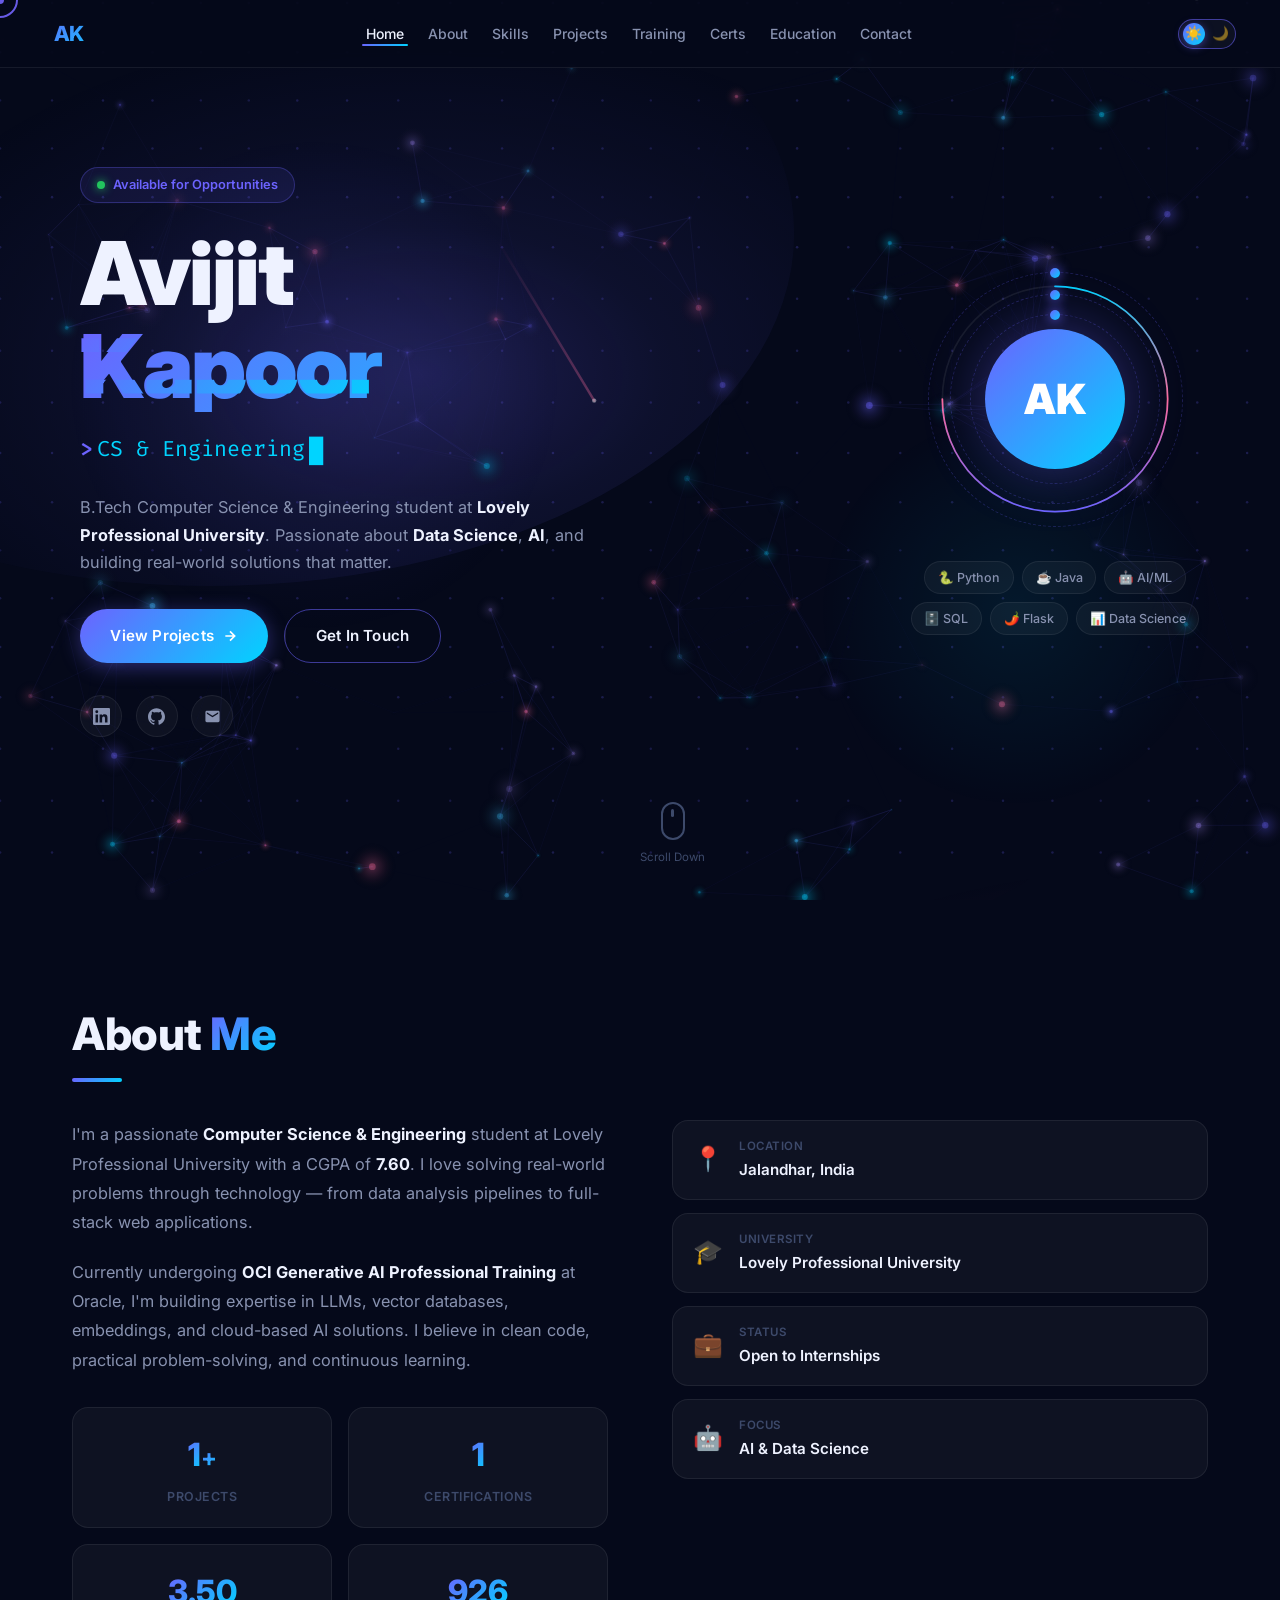
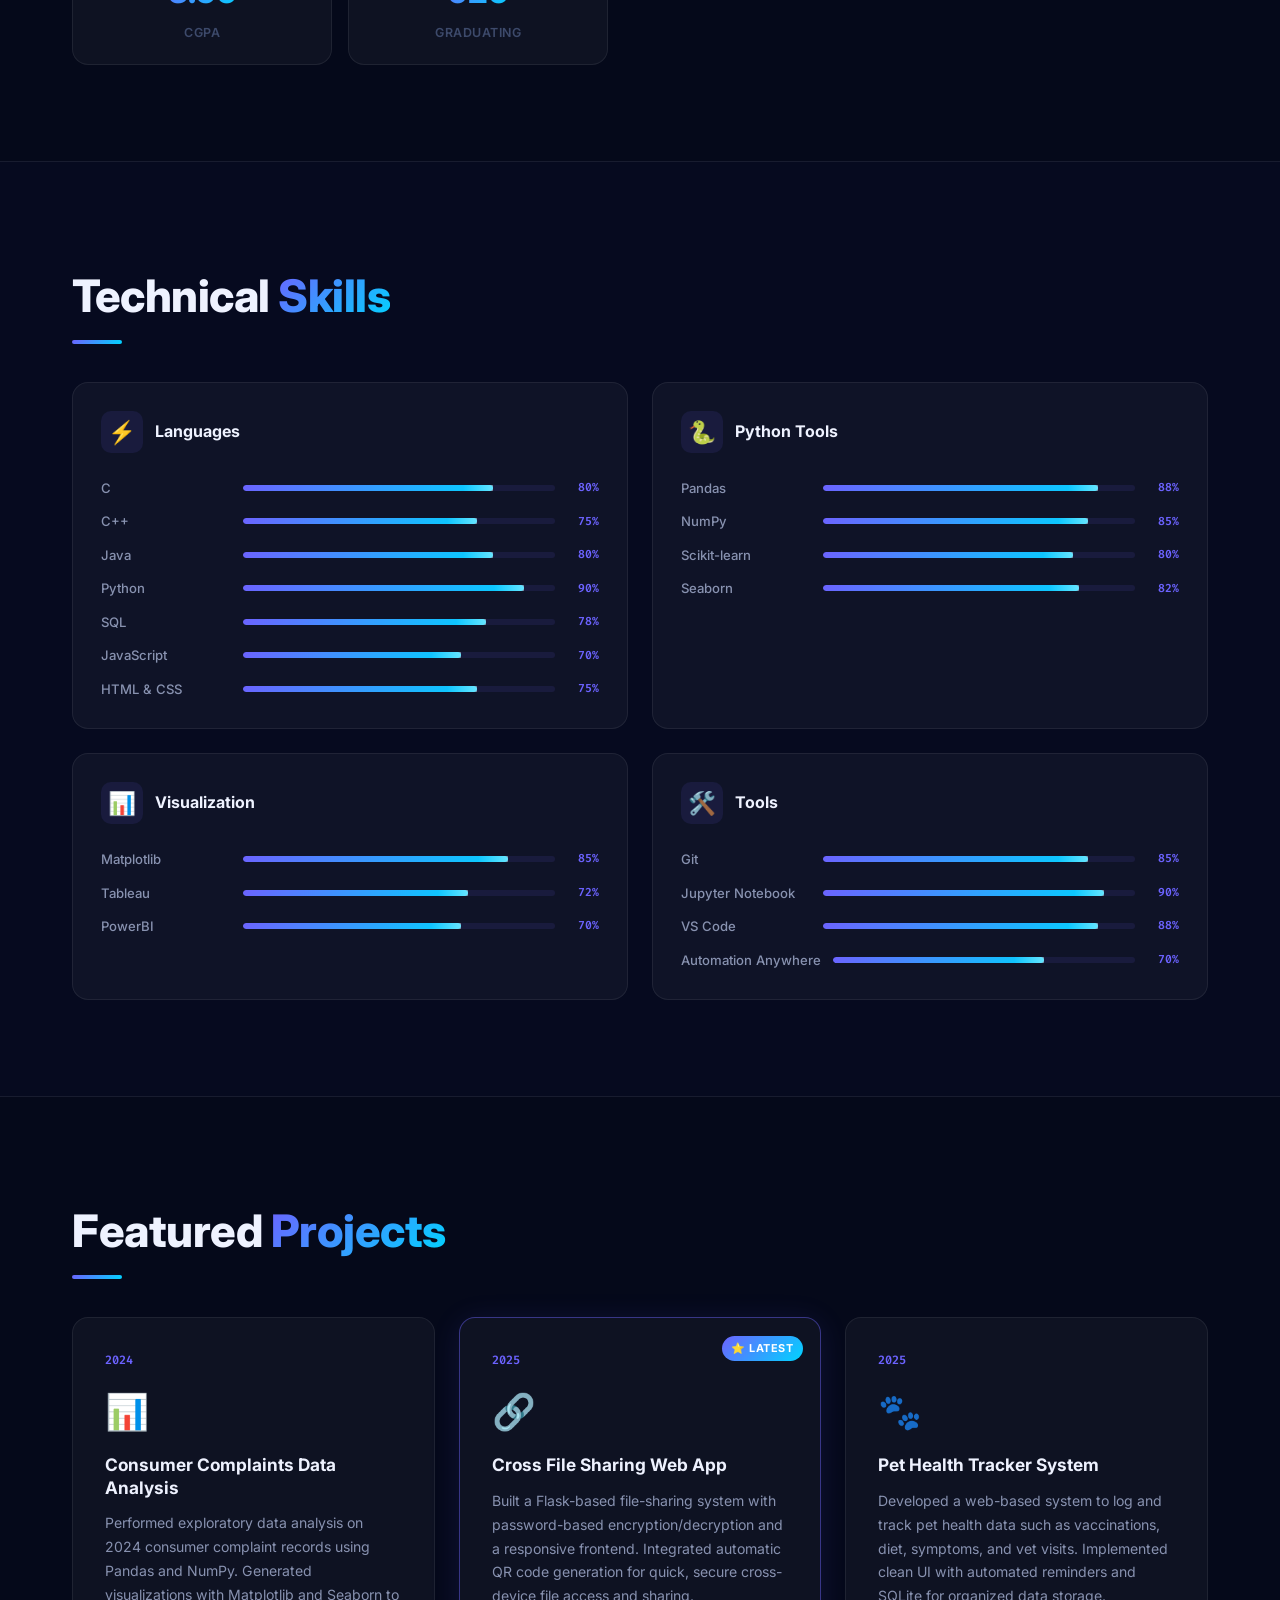
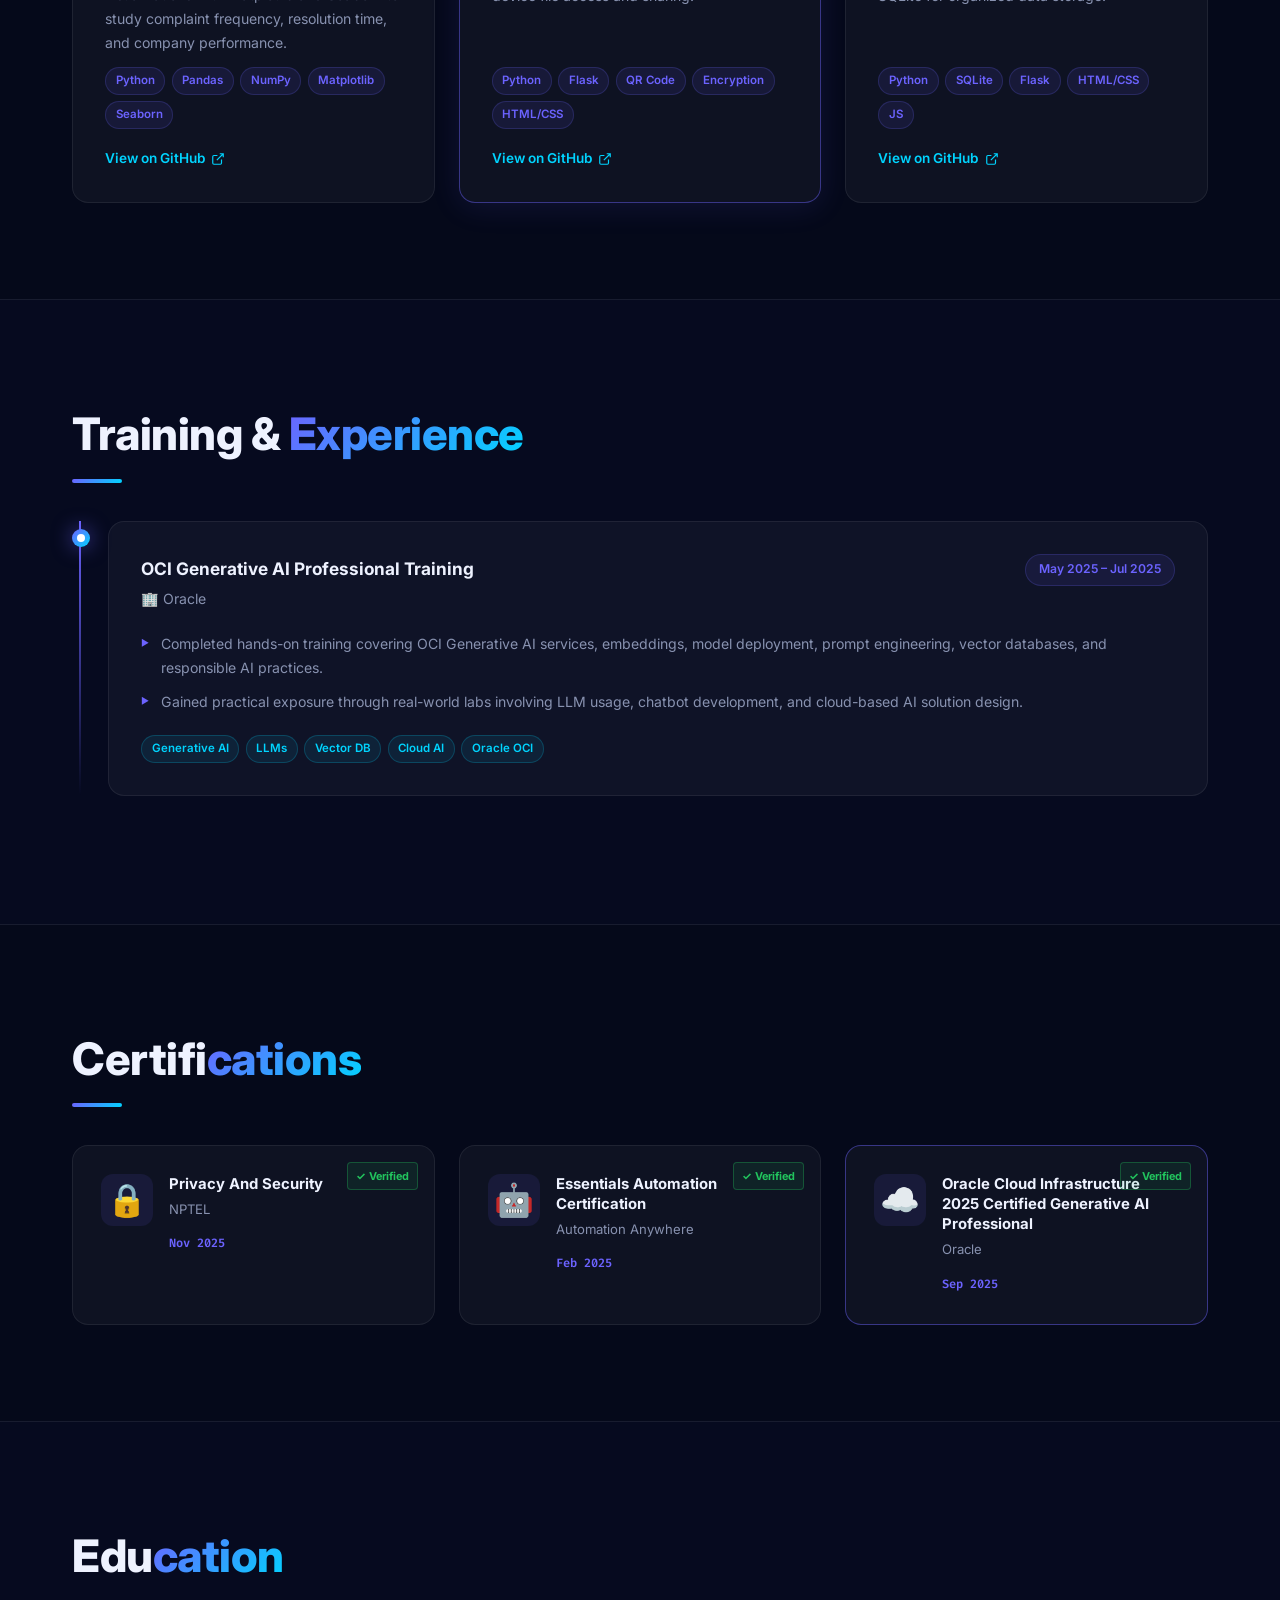
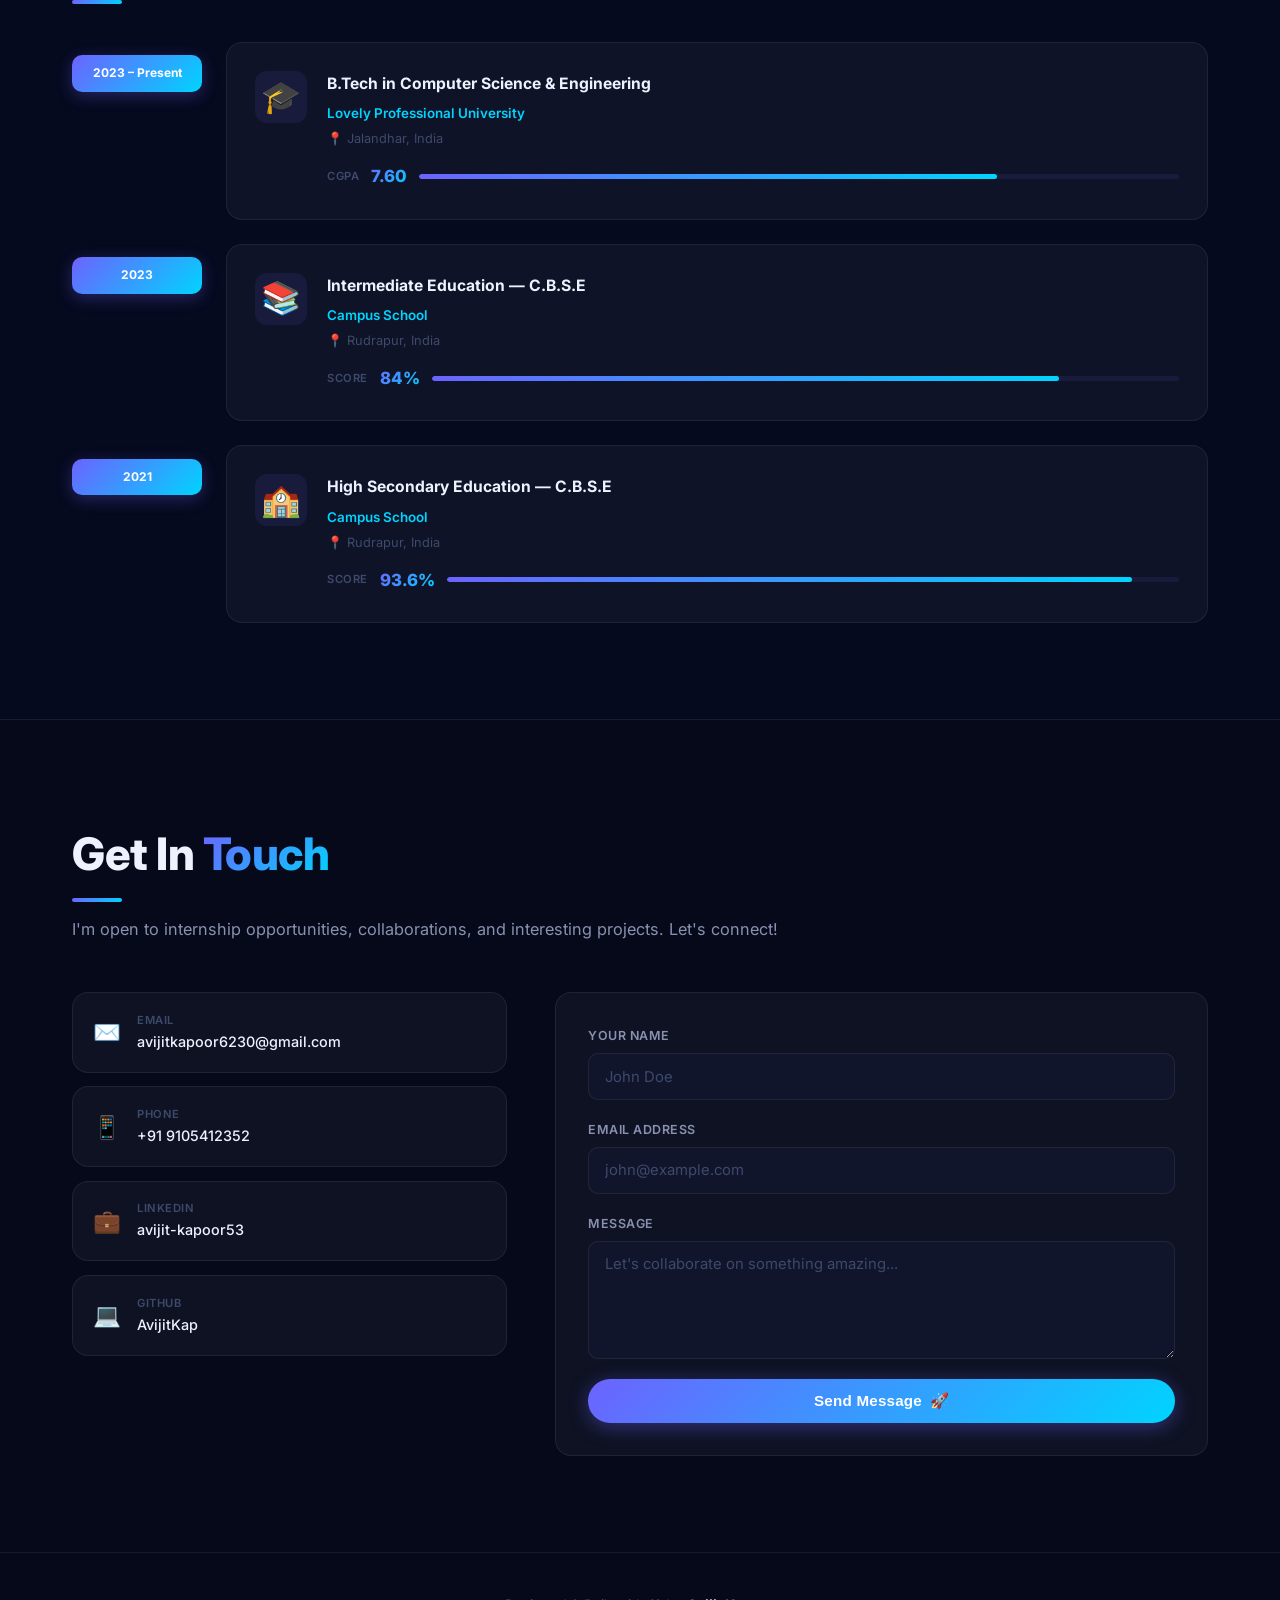
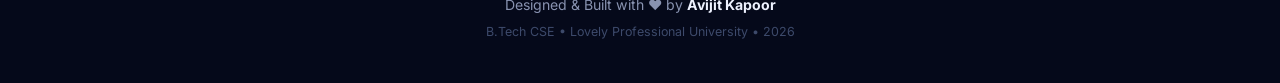
<file: index.html>
<!DOCTYPE html>
<html lang="en" data-theme="dark">

<head>
  <meta charset="UTF-8" />
  <meta name="viewport" content="width=device-width, initial-scale=1.0" />
  <title>Avijit Kapoor | Portfolio</title>
  <meta name="description"
    content="Avijit Kapoor – B.Tech CSE student at LPU. Python, AI/ML, Data Analysis. View projects, skills & certifications." />
  <link rel="preconnect" href="https://fonts.googleapis.com" />
  <link rel="preconnect" href="https://fonts.gstatic.com" crossorigin />
  <link
    href="https://fonts.googleapis.com/css2?family=Inter:wght@300;400;500;600;700;800;900&family=Fira+Code:wght@400;500&display=swap"
    rel="stylesheet" />
  <link rel="stylesheet" href="style.css" />
</head>

<body>

  <!-- Custom Cursor -->
  <div id="cursor-outer"></div>
  <div id="cursor-inner"></div>

  <!-- Interactive Canvas Background -->
  <canvas id="bg-canvas"></canvas>

  <!-- Progress Bar -->
  <div id="scroll-progress"></div>

  <!-- Navbar -->
  <nav id="navbar">
    <div class="nav-logo">
      <span class="logo-bracket">&lt;</span>AK<span class="logo-bracket">/&gt;</span>
    </div>
    <ul class="nav-links">
      <li><a href="#hero" class="nav-link active" data-section="hero">Home</a></li>
      <li><a href="#about" class="nav-link" data-section="about">About</a></li>
      <li><a href="#skills" class="nav-link" data-section="skills">Skills</a></li>
      <li><a href="#projects" class="nav-link" data-section="projects">Projects</a></li>
      <li><a href="#experience" class="nav-link" data-section="experience">Training</a></li>
      <li><a href="#certifications" class="nav-link" data-section="certifications">Certs</a></li>
      <li><a href="#education" class="nav-link" data-section="education">Education</a></li>
      <li><a href="#contact" class="nav-link" data-section="contact">Contact</a></li>
    </ul>
    <div class="nav-controls">
      <!-- Theme Toggle -->
      <button class="theme-toggle" id="theme-toggle" aria-label="Toggle theme" title="Toggle Day/Night">
        <div class="toggle-track">
          <span class="toggle-icon sun">☀️</span>
          <span class="toggle-icon moon">🌙</span>
          <div class="toggle-thumb"></div>
        </div>
      </button>
      <button class="hamburger" id="hamburger" aria-label="Menu">
        <span></span><span></span><span></span>
      </button>
    </div>
  </nav>

  <!-- Mobile Menu -->
  <div class="mobile-menu" id="mobile-menu">
    <ul>
      <li><a href="#hero" onclick="closeMobile()">Home</a></li>
      <li><a href="#about" onclick="closeMobile()">About</a></li>
      <li><a href="#skills" onclick="closeMobile()">Skills</a></li>
      <li><a href="#projects" onclick="closeMobile()">Projects</a></li>
      <li><a href="#experience" onclick="closeMobile()">Training</a></li>
      <li><a href="#certifications" onclick="closeMobile()">Certifications</a></li>
      <li><a href="#education" onclick="closeMobile()">Education</a></li>
      <li><a href="#contact" onclick="closeMobile()">Contact</a></li>
    </ul>
  </div>

  <main>
    <!-- ══ HERO ══ -->
    <section id="hero">
      <div class="hero-content">
        <div class="hero-badge magnetic">
          <span class="pulse-dot"></span>
          Available for Opportunities
        </div>
        <h1 class="hero-name">
          <span class="name-line">Avijit</span>
          <span class="name-line accent glitch" data-text="Kapoor">Kapoor</span>
        </h1>
        <p class="hero-subtitle">
          <span class="prefix">&gt; </span>
          <span class="typed-text" id="typed"></span>
          <span class="cursor">█</span>
        </p>
        <p class="hero-desc">
          B.Tech Computer Science &amp; Engineering student at <strong>Lovely Professional University</strong>.
          Passionate about <strong>Data Science</strong>, <strong>AI</strong>, and building
          real-world solutions that matter.
        </p>
        <div class="hero-actions">
          <a href="#projects" class="btn btn-primary magnetic" id="view-projects-btn">
            <span>View Projects</span>
            <svg width="16" height="16" viewBox="0 0 24 24" fill="none" stroke="currentColor" stroke-width="2.5">
              <path d="M5 12h14m-7-7 7 7-7 7" />
            </svg>
          </a>
          <a href="#contact" class="btn btn-outline magnetic" id="contact-btn">
            <span>Get In Touch</span>
          </a>
        </div>
        <div class="hero-social">
          <a href="https://www.linkedin.com/in/avijit-kapoor53" target="_blank" class="social-link magnetic"
            id="linkedin-link" aria-label="LinkedIn">
            <svg viewBox="0 0 24 24" fill="currentColor">
              <path
                d="M20.447 20.452h-3.554v-5.569c0-1.328-.027-3.037-1.852-3.037-1.853 0-2.136 1.445-2.136 2.939v5.667H9.351V9h3.414v1.561h.046c.477-.9 1.637-1.85 3.37-1.85 3.601 0 4.267 2.37 4.267 5.455v6.286zM5.337 7.433a2.062 2.062 0 01-2.063-2.065 2.064 2.064 0 112.063 2.065zm1.782 13.019H3.555V9h3.564v11.452zM22.225 0H1.771C.792 0 0 .774 0 1.729v20.542C0 23.227.792 24 1.771 24h20.451C23.2 24 24 23.227 24 22.271V1.729C24 .774 23.2 0 22.222 0h.003z" />
            </svg>
          </a>
          <a href="https://github.com/AvijitKap" target="_blank" class="social-link magnetic" id="github-link"
            aria-label="GitHub">
            <svg viewBox="0 0 24 24" fill="currentColor">
              <path
                d="M12 .297c-6.63 0-12 5.373-12 12 0 5.303 3.438 9.8 8.205 11.385.6.113.82-.258.82-.577 0-.285-.01-1.04-.015-2.04-3.338.724-4.042-1.61-4.042-1.61C4.422 18.07 3.633 17.7 3.633 17.7c-1.087-.744.084-.729.084-.729 1.205.084 1.838 1.236 1.838 1.236 1.07 1.835 2.809 1.305 3.495.998.108-.776.417-1.305.76-1.605-2.665-.3-5.466-1.332-5.466-5.93 0-1.31.465-2.38 1.235-3.22-.135-.303-.54-1.523.105-3.176 0 0 1.005-.322 3.3 1.23.96-.267 1.98-.399 3-.405 1.02.006 2.04.138 3 .405 2.28-1.552 3.285-1.23 3.285-1.23.645 1.653.24 2.873.12 3.176.765.84 1.23 1.91 1.23 3.22 0 4.61-2.805 5.625-5.475 5.92.42.36.81 1.096.81 2.22 0 1.606-.015 2.896-.015 3.286 0 .315.21.69.825.57C20.565 22.092 24 17.592 24 12.297c0-6.627-5.373-12-12-12" />
            </svg>
          </a>
          <a href="mailto:avijitkapoor6230@gmail.com" class="social-link magnetic" id="email-link" aria-label="Email">
            <svg viewBox="0 0 24 24" fill="currentColor">
              <path
                d="M20 4H4c-1.1 0-2 .9-2 2v12c0 1.1.9 2 2 2h16c1.1 0 2-.9 2-2V6c0-1.1-.9-2-2-2zm0 4l-8 5-8-5V6l8 5 8-5v2z" />
            </svg>
          </a>
        </div>
      </div>

      <div class="hero-visual">
        <div class="avatar-ring">
          <svg class="ring-svg" viewBox="0 0 300 300">
            <circle class="ring-track" cx="150" cy="150" r="130" />
            <circle class="ring-fill" cx="150" cy="150" r="130" />
          </svg>
          <div class="avatar-inner">
            <span>AK</span>
          </div>
          <div class="orbit orbit-1">
            <div class="orbit-dot"></div>
          </div>
          <div class="orbit orbit-2">
            <div class="orbit-dot"></div>
          </div>
          <div class="orbit orbit-3">
            <div class="orbit-dot"></div>
          </div>
        </div>
        <div class="tech-tags">
          <span class="tech-tag" style="--i:0">🐍 Python</span>
          <span class="tech-tag" style="--i:1">☕ Java</span>
          <span class="tech-tag" style="--i:2">🤖 AI/ML</span>
          <span class="tech-tag" style="--i:3">🗄️ SQL</span>
          <span class="tech-tag" style="--i:4">🌶️ Flask</span>
          <span class="tech-tag" style="--i:5">📊 Data Science</span>
        </div>
      </div>

      <div class="scroll-hint">
        <div class="scroll-mouse">
          <div class="scroll-wheel"></div>
        </div>
        <span>Scroll Down</span>
      </div>
    </section>

    <!-- ══ ABOUT ══ -->
    <section id="about" class="section">
      <div class="container">
        <h2 class="section-title">About <span class="accent">Me</span></h2>
        <div class="about-grid">
          <div class="about-text">
            <p>
              I'm a passionate <strong>Computer Science &amp; Engineering</strong> student at Lovely Professional
              University
              with a CGPA of <strong>7.60</strong>. I love solving real-world problems through technology —
              from data analysis pipelines to full-stack web applications.
            </p>
            <p>
              Currently undergoing <strong>OCI Generative AI Professional Training</strong> at Oracle,
              I'm building expertise in LLMs, vector databases, embeddings, and cloud-based AI solutions.
              I believe in clean code, practical problem-solving, and continuous learning.
            </p>
            <div class="about-stats">
              <div class="stat-item"><span class="stat-number" data-target="3">0</span><span
                  class="stat-suffix">+</span><span class="stat-label">Projects</span></div>
              <div class="stat-item"><span class="stat-number" data-target="3">0</span><span
                  class="stat-suffix"></span><span class="stat-label">Certifications</span></div>
              <div class="stat-item"><span class="stat-number" data-target="7.66" data-float="true">0</span><span
                  class="stat-suffix"></span><span class="stat-label">CGPA</span></div>
              <div class="stat-item"><span class="stat-number" data-target="2026">0</span><span
                  class="stat-suffix"></span><span class="stat-label">Graduating</span></div>
            </div>
          </div>
          <div class="about-info-cards">
            <div class="info-card">
              <div class="info-card-icon">📍</div>
              <div>
                <div class="info-card-label">Location</div>
                <div class="info-card-value">Jalandhar, India</div>
              </div>
            </div>
            <div class="info-card">
              <div class="info-card-icon">🎓</div>
              <div>
                <div class="info-card-label">University</div>
                <div class="info-card-value">Lovely Professional University</div>
              </div>
            </div>
            <div class="info-card">
              <div class="info-card-icon">💼</div>
              <div>
                <div class="info-card-label">Status</div>
                <div class="info-card-value">Open to Internships</div>
              </div>
            </div>
            <div class="info-card">
              <div class="info-card-icon">🤖</div>
              <div>
                <div class="info-card-label">Focus</div>
                <div class="info-card-value">AI &amp; Data Science</div>
              </div>
            </div>
          </div>
        </div>
      </div>
    </section>

    <!-- ══ SKILLS ══ -->
    <section id="skills" class="section alt-bg">
      <div class="container">
        <h2 class="section-title">Technical <span class="accent">Skills</span></h2>
        <div class="skills-grid">
          <div class="skill-category">
            <div class="skill-cat-header">
              <div class="skill-cat-icon">⚡</div>
              <h3>Languages</h3>
            </div>
            <div class="skill-pills">
              <div class="skill-pill"><span>C</span>
                <div class="skill-bar">
                  <div class="skill-fill" style="--w:80%"></div>
                </div><span class="skill-pct">80%</span>
              </div>
              <div class="skill-pill"><span>C++</span>
                <div class="skill-bar">
                  <div class="skill-fill" style="--w:75%"></div>
                </div><span class="skill-pct">75%</span>
              </div>
              <div class="skill-pill"><span>Java</span>
                <div class="skill-bar">
                  <div class="skill-fill" style="--w:80%"></div>
                </div><span class="skill-pct">80%</span>
              </div>
              <div class="skill-pill"><span>Python</span>
                <div class="skill-bar">
                  <div class="skill-fill" style="--w:90%"></div>
                </div><span class="skill-pct">90%</span>
              </div>
              <div class="skill-pill"><span>SQL</span>
                <div class="skill-bar">
                  <div class="skill-fill" style="--w:78%"></div>
                </div><span class="skill-pct">78%</span>
              </div>
              <div class="skill-pill"><span>JavaScript</span>
                <div class="skill-bar">
                  <div class="skill-fill" style="--w:70%"></div>
                </div><span class="skill-pct">70%</span>
              </div>
              <div class="skill-pill"><span>HTML &amp; CSS</span>
                <div class="skill-bar">
                  <div class="skill-fill" style="--w:75%"></div>
                </div><span class="skill-pct">75%</span>
              </div>
            </div>
          </div>
          <div class="skill-category">
            <div class="skill-cat-header">
              <div class="skill-cat-icon">🐍</div>
              <h3>Python Tools</h3>
            </div>
            <div class="skill-pills">
              <div class="skill-pill"><span>Pandas</span>
                <div class="skill-bar">
                  <div class="skill-fill" style="--w:88%"></div>
                </div><span class="skill-pct">88%</span>
              </div>
              <div class="skill-pill"><span>NumPy</span>
                <div class="skill-bar">
                  <div class="skill-fill" style="--w:85%"></div>
                </div><span class="skill-pct">85%</span>
              </div>
              <div class="skill-pill"><span>Scikit-learn</span>
                <div class="skill-bar">
                  <div class="skill-fill" style="--w:80%"></div>
                </div><span class="skill-pct">80%</span>
              </div>
              <div class="skill-pill"><span>Seaborn</span>
                <div class="skill-bar">
                  <div class="skill-fill" style="--w:82%"></div>
                </div><span class="skill-pct">82%</span>
              </div>
            </div>
          </div>
          <div class="skill-category">
            <div class="skill-cat-header">
              <div class="skill-cat-icon">📊</div>
              <h3>Visualization</h3>
            </div>
            <div class="skill-pills">
              <div class="skill-pill"><span>Matplotlib</span>
                <div class="skill-bar">
                  <div class="skill-fill" style="--w:85%"></div>
                </div><span class="skill-pct">85%</span>
              </div>
              <div class="skill-pill"><span>Tableau</span>
                <div class="skill-bar">
                  <div class="skill-fill" style="--w:72%"></div>
                </div><span class="skill-pct">72%</span>
              </div>
              <div class="skill-pill"><span>PowerBI</span>
                <div class="skill-bar">
                  <div class="skill-fill" style="--w:70%"></div>
                </div><span class="skill-pct">70%</span>
              </div>
            </div>
          </div>
          <div class="skill-category">
            <div class="skill-cat-header">
              <div class="skill-cat-icon">🛠️</div>
              <h3>Tools</h3>
            </div>
            <div class="skill-pills">
              <div class="skill-pill"><span>Git</span>
                <div class="skill-bar">
                  <div class="skill-fill" style="--w:85%"></div>
                </div><span class="skill-pct">85%</span>
              </div>
              <div class="skill-pill"><span>Jupyter Notebook</span>
                <div class="skill-bar">
                  <div class="skill-fill" style="--w:90%"></div>
                </div><span class="skill-pct">90%</span>
              </div>
              <div class="skill-pill"><span>VS Code</span>
                <div class="skill-bar">
                  <div class="skill-fill" style="--w:88%"></div>
                </div><span class="skill-pct">88%</span>
              </div>
              <div class="skill-pill"><span>Automation Anywhere</span>
                <div class="skill-bar">
                  <div class="skill-fill" style="--w:70%"></div>
                </div><span class="skill-pct">70%</span>
              </div>
            </div>
          </div>
        </div>
      </div>
    </section>

    <!-- ══ PROJECTS ══ -->
    <section id="projects" class="section">
      <div class="container">
        <h2 class="section-title">Featured <span class="accent">Projects</span></h2>
        <div class="projects-grid">
          <div class="project-card tilt-card" id="project-consumer">
            <div class="project-glow"></div>
            <div class="project-year">2024</div>
            <div class="project-icon">📊</div>
            <h3 class="project-title">Consumer Complaints Data Analysis</h3>
            <p class="project-desc">Performed exploratory data analysis on 2024 consumer complaint records using Pandas
              and NumPy. Generated visualizations with Matplotlib and Seaborn to study complaint frequency, resolution
              time, and company performance.</p>
            <div class="project-tech-tags">
              <span>Python</span><span>Pandas</span><span>NumPy</span><span>Matplotlib</span><span>Seaborn</span></div>
            <a href="https://github.com/AvijitKap/Consumer-Complaint-Analysis" target="_blank" class="project-link" id="proj-link-1">View on GitHub
              <svg viewBox="0 0 24 24" fill="none" stroke="currentColor" stroke-width="2">
                <path d="M18 13v6a2 2 0 01-2 2H5a2 2 0 01-2-2V8a2 2 0 012-2h6m4-3h6v6m-11 5L21 3" />
              </svg></a>
          </div>
          <div class="project-card tilt-card featured" id="project-crossfile">
            <div class="project-glow"></div>
            <div class="project-badge">⭐ Latest</div>
            <div class="project-year">2025</div>
            <div class="project-icon">🔗</div>
            <h3 class="project-title">Cross File Sharing Web App</h3>
            <p class="project-desc">Built a Flask-based file-sharing system with password-based encryption/decryption
              and a responsive frontend. Integrated automatic QR code generation for quick, secure cross-device file
              access and sharing.</p>
            <div class="project-tech-tags"><span>Python</span><span>Flask</span><span>QR
                Code</span><span>Encryption</span><span>HTML/CSS</span></div>
            <a href="https://github.com/AvijitKap/Cross-Platform-File-Sharing-Program" target="_blank" class="project-link" id="proj-link-2">View on GitHub
              <svg viewBox="0 0 24 24" fill="none" stroke="currentColor" stroke-width="2">
                <path d="M18 13v6a2 2 0 01-2 2H5a2 2 0 01-2-2V8a2 2 0 012-2h6m4-3h6v6m-11 5L21 3" />
              </svg></a>
          </div>
          <div class="project-card tilt-card" id="project-pet">
            <div class="project-glow"></div>
            <div class="project-year">2025</div>
            <div class="project-icon">🐾</div>
            <h3 class="project-title">Pet Health Tracker System</h3>
            <p class="project-desc">Developed a web-based system to log and track pet health data such as vaccinations,
              diet, symptoms, and vet visits. Implemented clean UI with automated reminders and SQLite for organized
              data storage.</p>
            <div class="project-tech-tags">
              <span>Python</span><span>SQLite</span><span>Flask</span><span>HTML/CSS</span><span>JS</span></div>
            <a href="https://github.com/AvijitKap" target="_blank" class="project-link" id="proj-link-3">View on GitHub
              <svg viewBox="0 0 24 24" fill="none" stroke="currentColor" stroke-width="2">
                <path d="M18 13v6a2 2 0 01-2 2H5a2 2 0 01-2-2V8a2 2 0 012-2h6m4-3h6v6m-11 5L21 3" />
              </svg></a>
          </div>
        </div>
      </div>
    </section>

    <!-- ══ TRAINING ══ -->
    <section id="experience" class="section alt-bg">
      <div class="container">
        <h2 class="section-title">Training &amp; <span class="accent">Experience</span></h2>
        <div class="timeline">
          <div class="timeline-item" id="training-oracle">
            <div class="timeline-dot">
              <div class="timeline-dot-inner"></div>
            </div>
            <div class="timeline-content">
              <div class="timeline-header">
                <div>
                  <h3 class="timeline-title">OCI Generative AI Professional Training</h3>
                  <p class="timeline-company">🏢 Oracle</p>
                </div>
                <span class="timeline-date">May 2025 – Jul 2025</span>
              </div>
              <ul class="timeline-points">
                <li>Completed hands-on training covering OCI Generative AI services, embeddings, model deployment,
                  prompt engineering, vector databases, and responsible AI practices.</li>
                <li>Gained practical exposure through real-world labs involving LLM usage, chatbot development, and
                  cloud-based AI solution design.</li>
              </ul>
              <div class="timeline-tags"><span>Generative AI</span><span>LLMs</span><span>Vector DB</span><span>Cloud
                  AI</span><span>Oracle OCI</span></div>
            </div>
          </div>
        </div>
      </div>
    </section>

    <!-- ══ CERTIFICATIONS ══ -->
    <section id="certifications" class="section">
      <div class="container">
        <h2 class="section-title">Certifi<span class="accent">cations</span></h2>
        <div class="certs-grid">
          <div class="cert-card" id="cert-privacy">
            <div class="cert-shine"></div>
            <div class="cert-icon">🔒</div>
            <div class="cert-body">
              <h3 class="cert-title">Privacy And Security</h3>
              <p class="cert-issuer">NPTEL</p>
              <span class="cert-date">Nov 2025</span>
            </div>
            <div class="cert-badge verified">✓ Verified</div>
          </div>
          <div class="cert-card" id="cert-automation">
            <div class="cert-shine"></div>
            <div class="cert-icon">🤖</div>
            <div class="cert-body">
              <h3 class="cert-title">Essentials Automation Certification</h3>
              <p class="cert-issuer">Automation Anywhere</p>
              <span class="cert-date">Feb 2025</span>
            </div>
            <div class="cert-badge verified">✓ Verified</div>
          </div>
          <div class="cert-card featured-cert" id="cert-oracle">
            <div class="cert-shine"></div>
            <div class="cert-icon">☁️</div>
            <div class="cert-body">
              <h3 class="cert-title">Oracle Cloud Infrastructure 2025 Certified Generative AI Professional</h3>
              <p class="cert-issuer">Oracle</p>
              <span class="cert-date">Sep 2025</span>
            </div>
            <div class="cert-badge verified">✓ Verified</div>
          </div>
        </div>
      </div>
    </section>

    <!-- ══ EDUCATION ══ -->
    <section id="education" class="section alt-bg">
      <div class="container">
        <h2 class="section-title">Edu<span class="accent">cation</span></h2>
        <div class="edu-timeline">
          <div class="edu-item" id="edu-lpu">
            <div class="edu-year-badge">2023 – Present</div>
            <div class="edu-card">
              <div class="edu-degree-icon">🎓</div>
              <div class="edu-details">
                <h3>B.Tech in Computer Science &amp; Engineering</h3>
                <p class="edu-institution">Lovely Professional University</p>
                <p class="edu-location">📍 Jalandhar, India</p>
                <div class="edu-cgpa">
                  <span class="cgpa-label">CGPA</span>
                  <span class="cgpa-value">7.60</span>
                  <div class="cgpa-bar">
                    <div class="cgpa-fill" style="--w:76%"></div>
                  </div>
                </div>
              </div>
            </div>
          </div>
          <div class="edu-item" id="edu-inter">
            <div class="edu-year-badge">2023</div>
            <div class="edu-card">
              <div class="edu-degree-icon">📚</div>
              <div class="edu-details">
                <h3>Intermediate Education — C.B.S.E</h3>
                <p class="edu-institution">Campus School</p>
                <p class="edu-location">📍 Rudrapur, India</p>
                <div class="edu-cgpa">
                  <span class="cgpa-label">Score</span>
                  <span class="cgpa-value">84%</span>
                  <div class="cgpa-bar">
                    <div class="cgpa-fill" style="--w:84%"></div>
                  </div>
                </div>
              </div>
            </div>
          </div>
          <div class="edu-item" id="edu-high">
            <div class="edu-year-badge">2021</div>
            <div class="edu-card">
              <div class="edu-degree-icon">🏫</div>
              <div class="edu-details">
                <h3>High Secondary Education — C.B.S.E</h3>
                <p class="edu-institution">Campus School</p>
                <p class="edu-location">📍 Rudrapur, India</p>
                <div class="edu-cgpa">
                  <span class="cgpa-label">Score</span>
                  <span class="cgpa-value">93.6%</span>
                  <div class="cgpa-bar">
                    <div class="cgpa-fill" style="--w:93.6%"></div>
                  </div>
                </div>
              </div>
            </div>
          </div>
        </div>
      </div>
    </section>

    <!-- ══ CONTACT ══ -->
    <section id="contact" class="section">
      <div class="container">
        <h2 class="section-title">Get In <span class="accent">Touch</span></h2>
        <p class="contact-subtitle">I'm open to internship opportunities, collaborations, and interesting projects.
          Let's connect!</p>
        <div class="contact-grid">
          <div class="contact-info">
            <a href="mailto:avijitkapoor6230@gmail.com" class="contact-item" id="contact-email">
              <div class="contact-item-icon">✉️</div>
              <div>
                <div class="contact-item-label">Email</div>
                <div class="contact-item-value">avijitkapoor6230@gmail.com</div>
              </div>
            </a>
            <a href="tel:+919105412352" class="contact-item" id="contact-phone">
              <div class="contact-item-icon">📱</div>
              <div>
                <div class="contact-item-label">Phone</div>
                <div class="contact-item-value">+91 9105412352</div>
              </div>
            </a>
            <a href="https://www.linkedin.com/in/avijit-kapoor53" target="_blank" class="contact-item"
              id="contact-linkedin">
              <div class="contact-item-icon">💼</div>
              <div>
                <div class="contact-item-label">LinkedIn</div>
                <div class="contact-item-value">avijit-kapoor53</div>
              </div>
            </a>
            <a href="https://github.com/AvijitKap" target="_blank" class="contact-item" id="contact-github">
              <div class="contact-item-icon">💻</div>
              <div>
                <div class="contact-item-label">GitHub</div>
                <div class="contact-item-value">AvijitKap</div>
              </div>
            </a>
          </div>
          <form class="contact-form" id="contact-form" onsubmit="handleForm(event)">
            <div class="form-group">
              <label for="name">Your Name</label>
              <input type="text" id="name" name="name" placeholder="John Doe" required />
            </div>
            <div class="form-group">
              <label for="email">Email Address</label>
              <input type="email" id="email" name="email" placeholder="john@example.com" required />
            </div>
            <div class="form-group">
              <label for="message">Message</label>
              <textarea id="message" name="message" rows="5" placeholder="Let's collaborate on something amazing..."
                required></textarea>
            </div>
            <button type="submit" class="btn btn-primary full-width magnetic" id="submit-btn">
              <span>Send Message</span> 🚀
            </button>
            <div class="form-success" id="form-success">✅ Message sent! I'll get back to you soon.</div>
          </form>
        </div>
      </div>
    </section>
  </main>

  <footer>
    <div class="footer-inner">
      <p>Designed &amp; Built with ❤️ by <strong>Avijit Kapoor</strong></p>
      <p class="footer-sub">B.Tech CSE • Lovely Professional University • 2026</p>
    </div>
  </footer>

  <script src="app.js"></script>
</body>

</html>
</file>
<file: style.css>
/* ============================================
   PORTFOLIO — Avijit Kapoor  |  v2.0
   Day/Night toggle + Enhanced interactivity
   ============================================ */

/* ── THEME TOKENS ── */
[data-theme="dark"] {
  --bg: #05091a;
  --bg2: #080e22;
  --bg-card: rgba(255, 255, 255, 0.04);
  --bg-card-h: rgba(255, 255, 255, 0.08);
  --text: #eef2ff;
  --text2: #8892b0;
  --text3: #3d4a6b;
  --border: rgba(255, 255, 255, 0.07);
  --border-h: rgba(108, 99, 255, 0.55);
  --nav-bg: rgba(5, 9, 26, 0.82);
  --nav-scroll: rgba(5, 9, 26, 0.97);
  --shadow: rgba(0, 0, 0, 0.5);
  --particle-op: 0.55;
}

[data-theme="light"] {
  --bg: #f4f6fd;
  --bg2: #eaecf8;
  --bg-card: rgba(255, 255, 255, 0.85);
  --bg-card-h: rgba(255, 255, 255, 1);
  --text: #0f172a;
  --text2: #475569;
  --text3: #94a3b8;
  --border: rgba(0, 0, 0, 0.08);
  --border-h: rgba(108, 99, 255, 0.4);
  --nav-bg: rgba(244, 246, 253, 0.85);
  --nav-scroll: rgba(244, 246, 253, 0.98);
  --shadow: rgba(108, 99, 255, 0.12);
  --particle-op: 0.3;
}

/* Shared palette */
:root {
  --accent: #6c63ff;
  --accent2: #00d4ff;
  --accent3: #ff6b9d;
  --grad: linear-gradient(135deg, #6c63ff, #00d4ff);
  --grad2: linear-gradient(135deg, #6c63ff 0%, #ff6b9d 50%, #00d4ff 100%);
  --radius: 16px;
  --nav-h: 68px;
  --ease: cubic-bezier(0.4, 0, 0.2, 1);
  --t: 0.3s var(--ease);
}

*,
*::before,
*::after {
  box-sizing: border-box;
  margin: 0;
  padding: 0;
}

html {
  scroll-behavior: smooth;
  scroll-padding-top: var(--nav-h);
}

body {
  font-family: 'Inter', sans-serif;
  background: var(--bg);
  color: var(--text);
  line-height: 1.7;
  overflow-x: hidden;
  transition: background 0.5s var(--ease), color 0.5s var(--ease);
  cursor: none;
}

::-webkit-scrollbar {
  width: 5px;
}

::-webkit-scrollbar-track {
  background: var(--bg);
}

::-webkit-scrollbar-thumb {
  background: var(--accent);
  border-radius: 3px;
}

/* ── CUSTOM CURSOR ── */
#cursor-outer {
  position: fixed;
  width: 36px;
  height: 36px;
  border: 2px solid var(--accent);
  border-radius: 50%;
  pointer-events: none;
  z-index: 99999;
  transform: translate(-50%, -50%);
  transition: border-color 0.2s, width 0.2s, height 0.2s, opacity 0.2s;
  mix-blend-mode: difference;
}

#cursor-inner {
  position: fixed;
  width: 8px;
  height: 8px;
  background: var(--accent);
  border-radius: 50%;
  pointer-events: none;
  z-index: 99999;
  transform: translate(-50%, -50%);
  transition: background 0.2s;
  mix-blend-mode: difference;
}

body:hover #cursor-outer {
  opacity: 1;
}

body.cursor-hide #cursor-outer,
body.cursor-hide #cursor-inner {
  opacity: 0;
}

/* ── SCROLL PROGRESS ── */
#scroll-progress {
  position: fixed;
  top: 0;
  left: 0;
  height: 3px;
  width: 0%;
  background: var(--grad);
  z-index: 2000;
  transition: width 0.1s linear;
}

/* ── CANVAS ── */
#bg-canvas {
  position: fixed;
  inset: 0;
  pointer-events: none;
  z-index: 0;
}

/* ── NAVBAR ── */
#navbar {
  position: fixed;
  top: 0;
  left: 0;
  right: 0;
  height: var(--nav-h);
  z-index: 1000;
  display: flex;
  align-items: center;
  justify-content: space-between;
  padding: 0 2.5rem;
  background: var(--nav-bg);
  backdrop-filter: blur(22px);
  -webkit-backdrop-filter: blur(22px);
  border-bottom: 1px solid var(--border);
  transition: background 0.4s var(--ease), box-shadow 0.4s;
}

#navbar.scrolled {
  background: var(--nav-scroll);
  box-shadow: 0 4px 40px var(--shadow);
}

.nav-logo {
  font-size: 1.3rem;
  font-weight: 800;
  background: var(--grad);
  -webkit-background-clip: text;
  -webkit-text-fill-color: transparent;
  background-clip: text;
  letter-spacing: -0.5px;
}

.logo-bracket {
  opacity: 0.6;
}

.nav-links {
  display: flex;
  list-style: none;
  gap: 0.1rem;
}

.nav-link {
  text-decoration: none;
  color: var(--text2);
  font-size: 0.875rem;
  font-weight: 500;
  padding: 0.4rem 0.7rem;
  border-radius: 8px;
  transition: var(--t);
  position: relative;
}

.nav-link::after {
  content: '';
  position: absolute;
  bottom: 2px;
  left: 50%;
  right: 50%;
  height: 2px;
  background: var(--grad);
  border-radius: 1px;
  transition: left 0.3s var(--ease), right 0.3s var(--ease);
}

.nav-link:hover::after,
.nav-link.active::after {
  left: 12%;
  right: 12%;
}

.nav-link:hover,
.nav-link.active {
  color: var(--text);
}

.nav-controls {
  display: flex;
  align-items: center;
  gap: 0.75rem;
}

/* ── THEME TOGGLE ── */
.theme-toggle {
  background: none;
  border: none;
  cursor: none;
  padding: 4px;
}

.toggle-track {
  width: 58px;
  height: 30px;
  background: var(--bg-card);
  border: 1px solid var(--border-h);
  border-radius: 30px;
  position: relative;
  display: flex;
  align-items: center;
  padding: 0 6px;
  justify-content: space-between;
  transition: background 0.4s, border-color 0.4s;
  cursor: pointer;
}

.toggle-track:hover {
  border-color: var(--accent);
  box-shadow: 0 0 12px rgba(108, 99, 255, 0.3);
}

.toggle-icon {
  font-size: 0.85rem;
  z-index: 1;
  line-height: 1;
  transition: opacity 0.3s;
}

.toggle-thumb {
  position: absolute;
  width: 22px;
  height: 22px;
  border-radius: 50%;
  background: var(--grad);
  left: 4px;
  transition: transform 0.4s var(--ease), box-shadow 0.3s;
  box-shadow: 0 2px 8px rgba(108, 99, 255, 0.5);
}

[data-theme="light"] .toggle-thumb {
  transform: translateX(28px);
}

[data-theme="light"] .moon {
  opacity: 1;
}

[data-theme="light"] .sun {
  opacity: 0.5;
}

[data-theme="dark"] .sun {
  opacity: 1;
}

[data-theme="dark"] .moon {
  opacity: 0.5;
}

.hamburger {
  display: none;
  flex-direction: column;
  gap: 5px;
  background: none;
  border: none;
  cursor: pointer;
  padding: 4px;
}

.hamburger span {
  display: block;
  width: 22px;
  height: 2px;
  background: var(--text);
  border-radius: 2px;
  transition: var(--t);
}

.hamburger.open span:nth-child(1) {
  transform: translateY(7px) rotate(45deg);
}

.hamburger.open span:nth-child(2) {
  opacity: 0;
}

.hamburger.open span:nth-child(3) {
  transform: translateY(-7px) rotate(-45deg);
}

.mobile-menu {
  display: none;
  position: fixed;
  top: var(--nav-h);
  left: 0;
  right: 0;
  background: var(--nav-scroll);
  backdrop-filter: blur(20px);
  z-index: 999;
  border-bottom: 1px solid var(--border);
  transform: translateY(-110%);
  transition: transform 0.35s var(--ease);
}

.mobile-menu.open {
  transform: translateY(0);
}

.mobile-menu ul {
  list-style: none;
  padding: 0.75rem;
}

.mobile-menu ul li a {
  display: block;
  color: var(--text2);
  text-decoration: none;
  padding: 0.75rem 1rem;
  border-radius: 10px;
  font-weight: 500;
  transition: var(--t);
}

.mobile-menu ul li a:hover {
  color: var(--text);
  background: rgba(108, 99, 255, 0.12);
}

/* ── MAIN / SECTIONS ── */
main {
  position: relative;
  z-index: 1;
}

.section {
  padding: 6rem 0;
}

.alt-bg {
  background: rgba(108, 99, 255, 0.025);
  border-top: 1px solid var(--border);
  border-bottom: 1px solid var(--border);
}

[data-theme="light"] .alt-bg {
  background: rgba(108, 99, 255, 0.04);
}

.container {
  max-width: 1200px;
  margin: 0 auto;
  padding: 0 2rem;
}

.section-title {
  font-size: clamp(2rem, 4vw, 2.8rem);
  font-weight: 800;
  letter-spacing: -0.5px;
  margin-bottom: 3rem;
  position: relative;
  display: inline-block;
}

.section-title::after {
  content: '';
  position: absolute;
  bottom: -10px;
  left: 0;
  width: 50px;
  height: 4px;
  background: var(--grad);
  border-radius: 2px;
  transition: width 0.5s var(--ease);
}

.section-title:hover::after {
  width: 100%;
}

.accent {
  background: var(--grad);
  -webkit-background-clip: text;
  -webkit-text-fill-color: transparent;
  background-clip: text;
}

/* ── HERO ── */
#hero {
  min-height: 100vh;
  display: flex;
  align-items: center;
  padding: var(--nav-h) 5rem 4rem 5rem;
  position: relative;
  overflow: hidden;
  gap: 4rem;
}

/* Aurora blobs */
#hero::before {
  content: '';
  position: fixed;
  top: 15%;
  left: 5%;
  width: 500px;
  height: 500px;
  background: radial-gradient(circle, rgba(108, 99, 255, 0.10), transparent 70%);
  border-radius: 50%;
  animation: blob 8s ease-in-out infinite;
  pointer-events: none;
}

#hero::after {
  content: '';
  position: fixed;
  bottom: 10%;
  right: 5%;
  width: 400px;
  height: 400px;
  background: radial-gradient(circle, rgba(0, 212, 255, 0.08), transparent 70%);
  border-radius: 50%;
  animation: blob 10s ease-in-out infinite reverse;
  pointer-events: none;
}

@keyframes blob {

  0%,
  100% {
    transform: scale(1) translate(0, 0);
  }

  33% {
    transform: scale(1.1) translate(30px, -20px);
  }

  66% {
    transform: scale(0.9) translate(-20px, 30px);
  }
}

[data-theme="light"] #hero::before {
  background: radial-gradient(circle, rgba(108, 99, 255, 0.07), transparent 70%);
}

[data-theme="light"] #hero::after {
  background: radial-gradient(circle, rgba(0, 212, 255, 0.05), transparent 70%);
}

.hero-content {
  flex: 1;
  max-width: 600px;
  z-index: 2;
}

.hero-badge {
  display: inline-flex;
  align-items: center;
  gap: 0.5rem;
  background: rgba(108, 99, 255, 0.1);
  border: 1px solid rgba(108, 99, 255, 0.3);
  padding: 0.4rem 1rem;
  border-radius: 50px;
  font-size: 0.8rem;
  font-weight: 600;
  color: var(--accent);
  margin-bottom: 1.5rem;
  animation: fade-up 0.7s ease both;
}

.pulse-dot {
  width: 8px;
  height: 8px;
  border-radius: 50%;
  background: #22c55e;
  box-shadow: 0 0 10px #22c55e;
  animation: pulse 2s infinite;
}

@keyframes pulse {

  0%,
  100% {
    transform: scale(1);
    opacity: 1
  }

  50% {
    transform: scale(1.5);
    opacity: 0.5
  }
}

.hero-name {
  font-size: clamp(3rem, 7vw, 5.5rem);
  font-weight: 900;
  line-height: 1.05;
  letter-spacing: -2px;
  margin-bottom: 1.1rem;
}

.name-line {
  display: block;
  animation: fade-up 0.7s ease both;
}

.name-line:nth-child(2) {
  animation-delay: 0.1s;
}

/* Glitch effect */
.glitch {
  position: relative;
}

.glitch::before,
.glitch::after {
  content: attr(data-text);
  position: absolute;
  top: 0;
  left: 0;
  background: var(--grad);
  -webkit-background-clip: text;
  -webkit-text-fill-color: transparent;
  background-clip: text;
}

.glitch::before {
  animation: glitch1 4s infinite;
  clip-path: polygon(0 20%, 100% 20%, 100% 35%, 0 35%);
  transform: translate(-2px);
}

.glitch::after {
  animation: glitch2 4s infinite;
  clip-path: polygon(0 65%, 100% 65%, 100% 80%, 0 80%);
  transform: translate(2px);
}

@keyframes glitch1 {

  0%,
  90%,
  100% {
    transform: translate(-2px);
    opacity: 0;
  }

  92% {
    transform: translate(3px);
    opacity: 1;
  }

  94% {
    transform: translate(-3px);
    opacity: 1;
  }

  96% {
    transform: translate(2px);
    opacity: 0;
  }
}

@keyframes glitch2 {

  0%,
  90%,
  100% {
    transform: translate(2px);
    opacity: 0;
  }

  93% {
    transform: translate(-3px);
    opacity: 1;
  }

  95% {
    transform: translate(3px);
    opacity: 1;
  }

  97% {
    transform: translate(-2px);
    opacity: 0;
  }
}

.hero-subtitle {
  font-size: clamp(1rem, 2.5vw, 1.35rem);
  color: var(--text2);
  font-family: 'Fira Code', monospace;
  margin-bottom: 1.5rem;
  min-height: 2rem;
  display: flex;
  align-items: center;
  gap: 4px;
  animation: fade-up 0.7s ease 0.25s both;
}

.prefix {
  color: var(--accent);
  font-weight: 600;
}

.typed-text {
  color: var(--accent2);
}

.cursor {
  color: var(--accent2);
  animation: blink 0.9s step-end infinite;
  font-size: 1.1em;
}

@keyframes blink {

  0%,
  100% {
    opacity: 1
  }

  50% {
    opacity: 0
  }
}

.hero-desc {
  color: var(--text2);
  font-size: 1.02rem;
  margin-bottom: 2rem;
  max-width: 520px;
  animation: fade-up 0.7s ease 0.35s both;
}

.hero-desc strong {
  color: var(--text);
}

.hero-actions {
  display: flex;
  gap: 1rem;
  flex-wrap: wrap;
  margin-bottom: 2rem;
  animation: fade-up 0.7s ease 0.45s both;
}

.btn {
  display: inline-flex;
  align-items: center;
  gap: 0.5rem;
  padding: 0.82rem 1.9rem;
  border-radius: 50px;
  font-size: 0.95rem;
  font-weight: 600;
  text-decoration: none;
  border: none;
  cursor: none;
  transition: var(--t);
  letter-spacing: 0.2px;
  position: relative;
  overflow: hidden;
}

.btn::before {
  content: '';
  position: absolute;
  inset: 0;
  background: rgba(255, 255, 255, 0.1);
  transform: translateX(-100%);
  transition: transform 0.4s var(--ease);
}

.btn:hover::before {
  transform: translateX(0);
}

.btn-primary {
  background: var(--grad);
  color: #fff;
  box-shadow: 0 4px 20px rgba(108, 99, 255, 0.4);
}

.btn-primary:hover {
  transform: translateY(-2px);
  box-shadow: 0 10px 35px rgba(108, 99, 255, 0.55);
}

.btn-outline {
  background: transparent;
  color: var(--text);
  border: 1.5px solid var(--border-h);
}

.btn-outline:hover {
  background: rgba(108, 99, 255, 0.1);
  transform: translateY(-2px);
}

.full-width {
  width: 100%;
  justify-content: center;
}

.hero-social {
  display: flex;
  gap: 0.85rem;
  animation: fade-up 0.7s ease 0.55s both;
}

.social-link {
  width: 42px;
  height: 42px;
  border-radius: 50%;
  display: flex;
  align-items: center;
  justify-content: center;
  background: var(--bg-card);
  border: 1px solid var(--border);
  color: var(--text2);
  transition: var(--t);
  cursor: none;
}

.social-link svg {
  width: 17px;
  height: 17px;
}

.social-link:hover {
  background: var(--accent);
  border-color: var(--accent);
  color: white;
  transform: translateY(-4px) scale(1.1);
  box-shadow: 0 10px 25px rgba(108, 99, 255, 0.4);
}

/* ── HERO VISUAL ── */
.hero-visual {
  flex: 0 0 auto;
  display: flex;
  flex-direction: column;
  align-items: center;
  gap: 2rem;
  z-index: 2;
  margin-left: auto;
}

.avatar-ring {
  position: relative;
  width: 260px;
  height: 260px;
  display: flex;
  align-items: center;
  justify-content: center;
}

.ring-svg {
  position: absolute;
  inset: 0;
  width: 100%;
  height: 100%;
  transform: rotate(-90deg);
}

.ring-track {
  fill: none;
  stroke: var(--border);
  stroke-width: 2;
}

.ring-fill {
  fill: none;
  stroke-width: 2;
  stroke: url(#ringGrad);
  stroke-dasharray: 816;
  stroke-dashoffset: 204;
  stroke-linecap: round;
  animation: ring-spin 6s linear infinite;
}

@keyframes ring-spin {
  to {
    stroke-dashoffset: -816;
  }
}

.avatar-inner {
  width: 140px;
  height: 140px;
  border-radius: 50%;
  background: var(--grad);
  display: flex;
  align-items: center;
  justify-content: center;
  font-size: 2.6rem;
  font-weight: 900;
  color: #fff;
  z-index: 2;
  box-shadow: 0 0 60px rgba(108, 99, 255, 0.4);
}

.orbit {
  position: absolute;
  border-radius: 50%;
  border: 1px dashed rgba(108, 99, 255, 0.25);
}

.orbit-1 {
  width: 170px;
  height: 170px;
  animation: spin 7s linear infinite;
}

.orbit-2 {
  width: 210px;
  height: 210px;
  animation: spin 11s linear infinite reverse;
}

.orbit-3 {
  width: 255px;
  height: 255px;
  animation: spin 15s linear infinite;
}

.orbit-dot {
  position: absolute;
  top: -5px;
  left: 50%;
  transform: translateX(-50%);
  width: 10px;
  height: 10px;
  border-radius: 50%;
  background: var(--grad);
  box-shadow: 0 0 12px var(--accent);
}

@keyframes spin {
  to {
    transform: rotate(360deg);
  }
}

.tech-tags {
  display: flex;
  flex-wrap: wrap;
  gap: 0.5rem;
  max-width: 290px;
  justify-content: center;
}

.tech-tag {
  background: var(--bg-card);
  border: 1px solid var(--border);
  color: var(--text2);
  padding: 0.3rem 0.8rem;
  border-radius: 50px;
  font-size: 0.78rem;
  font-weight: 500;
  animation: float 3s ease-in-out infinite;
  animation-delay: calc(var(--i) * 0.45s);
  transition: var(--t);
}

.tech-tag:hover {
  border-color: var(--border-h);
  color: var(--accent);
  transform: scale(1.08);
}

@keyframes float {

  0%,
  100% {
    transform: translateY(0)
  }

  50% {
    transform: translateY(-7px)
  }
}

.scroll-hint {
  position: absolute;
  bottom: 2rem;
  left: 50%;
  transform: translateX(-50%);
  display: flex;
  flex-direction: column;
  align-items: center;
  gap: 0.5rem;
  color: var(--text3);
  font-size: 0.72rem;
  animation: fade-up 1s ease 1s both;
}

.scroll-mouse {
  width: 24px;
  height: 38px;
  border: 2px solid var(--text3);
  border-radius: 12px;
  display: flex;
  justify-content: center;
  padding-top: 5px;
}

.scroll-wheel {
  width: 3px;
  height: 8px;
  background: var(--text3);
  border-radius: 2px;
  animation: scroll-bounce 2s ease-in-out infinite;
}

@keyframes scroll-bounce {
  0% {
    transform: translateY(0);
    opacity: 1
  }

  100% {
    transform: translateY(14px);
    opacity: 0
  }
}

@keyframes fade-up {
  from {
    opacity: 0;
    transform: translateY(28px)
  }

  to {
    opacity: 1;
    transform: translateY(0)
  }
}

/* ── ABOUT ── */
.about-grid {
  display: grid;
  grid-template-columns: 1fr 1fr;
  gap: 4rem;
  align-items: start;
}

.about-text p {
  color: var(--text2);
  margin-bottom: 1.25rem;
  font-size: 1.02rem;
  line-height: 1.8;
}

.about-text strong {
  color: var(--text);
}

.about-stats {
  display: grid;
  grid-template-columns: 1fr 1fr;
  gap: 1rem;
  margin-top: 2rem;
}

.stat-item {
  background: var(--bg-card);
  border: 1px solid var(--border);
  border-radius: var(--radius);
  padding: 1.25rem;
  text-align: center;
  transition: var(--t);
  position: relative;
  overflow: hidden;
}

.stat-item::before {
  content: '';
  position: absolute;
  inset: 0;
  background: var(--grad);
  opacity: 0;
  transition: opacity 0.3s;
}

.stat-item:hover {
  border-color: var(--border-h);
  transform: translateY(-4px);
  box-shadow: 0 10px 30px var(--shadow);
}

.stat-item:hover::before {
  opacity: 0.05;
}

.stat-number {
  display: inline;
  font-size: 2rem;
  font-weight: 800;
  background: var(--grad);
  -webkit-background-clip: text;
  -webkit-text-fill-color: transparent;
  background-clip: text;
}

.stat-suffix {
  font-size: 1.5rem;
  font-weight: 700;
  background: var(--grad);
  -webkit-background-clip: text;
  -webkit-text-fill-color: transparent;
  background-clip: text;
}

.stat-label {
  display: block;
  font-size: 0.78rem;
  color: var(--text3);
  font-weight: 600;
  text-transform: uppercase;
  letter-spacing: 0.5px;
  margin-top: 0.2rem;
}

.about-info-cards {
  display: flex;
  flex-direction: column;
  gap: 0.85rem;
}

.info-card {
  display: flex;
  align-items: center;
  gap: 1rem;
  background: var(--bg-card);
  border: 1px solid var(--border);
  border-radius: var(--radius);
  padding: 1rem 1.25rem;
  transition: var(--t);
}

.info-card:hover {
  border-color: var(--border-h);
  transform: translateX(6px);
  background: var(--bg-card-h);
}

.info-card-icon {
  font-size: 1.5rem;
}

.info-card-label {
  font-size: 0.72rem;
  color: var(--text3);
  font-weight: 600;
  text-transform: uppercase;
  letter-spacing: 0.5px;
}

.info-card-value {
  font-size: 0.95rem;
  color: var(--text);
  font-weight: 600;
}

/* ── SKILLS ── */
.skills-grid {
  display: grid;
  grid-template-columns: 1fr 1fr;
  gap: 1.5rem;
}

.skill-category {
  background: var(--bg-card);
  border: 1px solid var(--border);
  border-radius: var(--radius);
  padding: 1.75rem;
  transition: var(--t);
}

.skill-category:hover {
  border-color: var(--border-h);
  box-shadow: 0 8px 40px rgba(108, 99, 255, 0.12);
}

.skill-cat-header {
  display: flex;
  align-items: center;
  gap: 0.75rem;
  margin-bottom: 1.5rem;
}

.skill-cat-icon {
  font-size: 1.4rem;
  width: 42px;
  height: 42px;
  display: flex;
  align-items: center;
  justify-content: center;
  background: rgba(108, 99, 255, 0.1);
  border-radius: 10px;
}

.skill-cat-header h3 {
  font-size: 1rem;
  font-weight: 700;
}

.skill-pills {
  display: flex;
  flex-direction: column;
  gap: 0.7rem;
}

.skill-pill {
  display: flex;
  align-items: center;
  gap: 0.75rem;
}

.skill-pill>span:first-child {
  font-size: 0.82rem;
  color: var(--text2);
  font-weight: 500;
  min-width: 130px;
}

.skill-bar {
  flex: 1;
  height: 6px;
  background: rgba(108, 99, 255, 0.1);
  border-radius: 3px;
  overflow: hidden;
}

.skill-fill {
  height: 100%;
  width: 0;
  background: var(--grad);
  border-radius: 3px;
  transition: width 1.4s cubic-bezier(0.4, 0, 0.2, 1);
  position: relative;
}

.skill-fill::after {
  content: '';
  position: absolute;
  top: 0;
  right: 0;
  bottom: 0;
  width: 30px;
  background: linear-gradient(90deg, transparent, rgba(255, 255, 255, 0.4));
  animation: shimmer 2s infinite;
}

@keyframes shimmer {
  0% {
    opacity: 0
  }

  50% {
    opacity: 1
  }

  100% {
    opacity: 0
  }
}

.skill-fill.animated {
  width: var(--w);
}

.skill-pct {
  font-size: 0.72rem;
  color: var(--accent);
  font-family: 'Fira Code', monospace;
  font-weight: 600;
  min-width: 32px;
  text-align: right;
}

/* ── PROJECTS ── */
.projects-grid {
  display: grid;
  grid-template-columns: repeat(auto-fill, minmax(330px, 1fr));
  gap: 1.5rem;
}

.project-card {
  background: var(--bg-card);
  border: 1px solid var(--border);
  border-radius: var(--radius);
  padding: 2rem;
  position: relative;
  display: flex;
  flex-direction: column;
  gap: 0.75rem;
  overflow: hidden;
  transition: border-color 0.3s, box-shadow 0.3s;
  transform-style: preserve-3d;
}

.project-glow {
  position: absolute;
  inset: 0;
  background: var(--grad);
  opacity: 0;
  transition: opacity 0.4s;
  pointer-events: none;
}

.project-card:hover .project-glow {
  opacity: 0.05;
}

.project-card:hover {
  border-color: var(--border-h);
  box-shadow: 0 20px 60px rgba(108, 99, 255, 0.2);
}

.project-card.featured {
  border-color: rgba(108, 99, 255, 0.45);
  box-shadow: 0 4px 30px rgba(108, 99, 255, 0.12);
}

.project-badge {
  position: absolute;
  top: 1.1rem;
  right: 1.1rem;
  background: var(--grad);
  color: white;
  font-size: 0.68rem;
  font-weight: 700;
  padding: 0.22rem 0.6rem;
  border-radius: 50px;
  letter-spacing: 0.5px;
  text-transform: uppercase;
}

.project-year {
  font-size: 0.75rem;
  color: var(--accent);
  font-weight: 600;
  font-family: 'Fira Code', monospace;
}

.project-icon {
  font-size: 2.2rem;
}

.project-title {
  font-size: 1.08rem;
  font-weight: 700;
  line-height: 1.3;
}

.project-desc {
  font-size: 0.88rem;
  color: var(--text2);
  line-height: 1.7;
  flex: 1;
}

.project-tech-tags {
  display: flex;
  flex-wrap: wrap;
  gap: 0.4rem;
}

.project-tech-tags span {
  background: rgba(108, 99, 255, 0.1);
  border: 1px solid rgba(108, 99, 255, 0.2);
  color: var(--accent);
  font-size: 0.72rem;
  font-weight: 600;
  padding: 0.2rem 0.6rem;
  border-radius: 50px;
  transition: var(--t);
}

.project-tech-tags span:hover {
  background: rgba(108, 99, 255, 0.2);
  transform: scale(1.05);
}

.project-link {
  display: inline-flex;
  align-items: center;
  gap: 0.4rem;
  color: var(--accent2);
  text-decoration: none;
  font-size: 0.85rem;
  font-weight: 600;
  margin-top: 0.4rem;
  transition: var(--t);
}

.project-link svg {
  width: 14px;
  height: 14px;
}

.project-link:hover {
  gap: 0.8rem;
  color: var(--text);
}

/* ── TIMELINE ── */
.timeline {
  position: relative;
  padding-left: 2.25rem;
}

.timeline::before {
  content: '';
  position: absolute;
  left: 7px;
  top: 0;
  bottom: 0;
  width: 2px;
  background: linear-gradient(to bottom, var(--accent), transparent);
}

.timeline-item {
  position: relative;
  margin-bottom: 2rem;
}

.timeline-dot {
  position: absolute;
  left: -2.25rem;
  top: 0.5rem;
  width: 18px;
  height: 18px;
  border-radius: 50%;
  background: var(--grad);
  box-shadow: 0 0 20px rgba(108, 99, 255, 0.6);
  display: flex;
  align-items: center;
  justify-content: center;
}

.timeline-dot-inner {
  width: 8px;
  height: 8px;
  border-radius: 50%;
  background: #fff;
}

.timeline-content {
  background: var(--bg-card);
  border: 1px solid var(--border);
  border-radius: var(--radius);
  padding: 2rem;
  transition: var(--t);
}

.timeline-content:hover {
  border-color: var(--border-h);
  box-shadow: 0 8px 30px rgba(108, 99, 255, 0.12);
}

.timeline-header {
  display: flex;
  justify-content: space-between;
  align-items: flex-start;
  margin-bottom: 1rem;
  gap: 1rem;
}

.timeline-title {
  font-size: 1.08rem;
  font-weight: 700;
  margin-bottom: 0.25rem;
}

.timeline-company {
  color: var(--text2);
  font-size: 0.88rem;
}

.timeline-date {
  background: rgba(108, 99, 255, 0.1);
  border: 1px solid rgba(108, 99, 255, 0.2);
  color: var(--accent);
  padding: 0.3rem 0.8rem;
  border-radius: 50px;
  font-size: 0.76rem;
  font-weight: 600;
  white-space: nowrap;
}

.timeline-points {
  list-style: none;
  margin-bottom: 1rem;
}

.timeline-points li {
  color: var(--text2);
  font-size: 0.88rem;
  padding: 0.35rem 0 0.35rem 1.25rem;
  position: relative;
  line-height: 1.65;
}

.timeline-points li::before {
  content: '▶';
  position: absolute;
  left: 0;
  color: var(--accent);
  font-size: 0.55rem;
  top: 0.6rem;
}

.timeline-tags {
  display: flex;
  flex-wrap: wrap;
  gap: 0.4rem;
}

.timeline-tags span {
  background: rgba(0, 212, 255, 0.08);
  border: 1px solid rgba(0, 212, 255, 0.2);
  color: var(--accent2);
  font-size: 0.72rem;
  font-weight: 600;
  padding: 0.2rem 0.6rem;
  border-radius: 50px;
}

/* ── CERTIFICATIONS ── */
.certs-grid {
  display: grid;
  grid-template-columns: repeat(auto-fill, minmax(290px, 1fr));
  gap: 1.5rem;
}

.cert-card {
  background: var(--bg-card);
  border: 1px solid var(--border);
  border-radius: var(--radius);
  padding: 1.75rem;
  display: flex;
  align-items: flex-start;
  gap: 1rem;
  position: relative;
  overflow: hidden;
  transition: var(--t);
}

.cert-shine {
  position: absolute;
  top: -50%;
  left: -60%;
  width: 40%;
  height: 200%;
  background: linear-gradient(105deg, transparent, rgba(255, 255, 255, 0.1), transparent);
  transform: skewX(-20deg);
  transition: left 0.6s var(--ease);
  pointer-events: none;
}

.cert-card:hover .cert-shine {
  left: 150%;
}

.cert-card:hover {
  border-color: var(--border-h);
  transform: translateY(-5px);
  box-shadow: 0 15px 40px rgba(108, 99, 255, 0.15);
}

.cert-card.featured-cert {
  border-color: rgba(108, 99, 255, 0.45);
}

.cert-icon {
  font-size: 2rem;
  width: 52px;
  height: 52px;
  display: flex;
  align-items: center;
  justify-content: center;
  background: rgba(108, 99, 255, 0.1);
  border-radius: 12px;
  flex-shrink: 0;
}

.cert-body {
  flex: 1;
}

.cert-title {
  font-size: 0.93rem;
  font-weight: 700;
  margin-bottom: 0.25rem;
  line-height: 1.35;
}

.cert-issuer {
  color: var(--text2);
  font-size: 0.82rem;
  margin-bottom: 0.5rem;
}

.cert-date {
  font-size: 0.75rem;
  color: var(--accent);
  font-family: 'Fira Code', monospace;
  font-weight: 600;
}

.cert-badge {
  position: absolute;
  top: 1rem;
  right: 1rem;
  font-size: 0.68rem;
  font-weight: 700;
  padding: 0.22rem 0.5rem;
  border-radius: 4px;
}

.cert-badge.verified {
  background: rgba(34, 197, 94, 0.1);
  border: 1px solid rgba(34, 197, 94, 0.3);
  color: #22c55e;
}

/* ── EDUCATION ── */
.edu-timeline {
  display: flex;
  flex-direction: column;
  gap: 1.5rem;
}

.edu-item {
  display: grid;
  grid-template-columns: 130px 1fr;
  gap: 1.5rem;
  align-items: start;
}

.edu-year-badge {
  background: var(--grad);
  color: #fff;
  padding: 0.5rem 0.75rem;
  border-radius: 10px;
  font-size: 0.75rem;
  font-weight: 700;
  text-align: center;
  white-space: nowrap;
  margin-top: 0.85rem;
  box-shadow: 0 4px 16px rgba(108, 99, 255, 0.3);
}

.edu-card {
  background: var(--bg-card);
  border: 1px solid var(--border);
  border-radius: var(--radius);
  padding: 1.75rem;
  display: flex;
  gap: 1.25rem;
  transition: var(--t);
}

.edu-card:hover {
  border-color: var(--border-h);
  transform: translateX(6px);
  box-shadow: 0 8px 30px rgba(108, 99, 255, 0.12);
}

.edu-degree-icon {
  font-size: 2rem;
  width: 52px;
  height: 52px;
  display: flex;
  align-items: center;
  justify-content: center;
  background: rgba(108, 99, 255, 0.1);
  border-radius: 12px;
  flex-shrink: 0;
}

.edu-details {
  flex: 1;
}

.edu-details h3 {
  font-size: 0.98rem;
  font-weight: 700;
  margin-bottom: 0.3rem;
}

.edu-institution {
  color: var(--accent2);
  font-size: 0.84rem;
  font-weight: 600;
  margin-bottom: 0.2rem;
}

.edu-location {
  color: var(--text3);
  font-size: 0.8rem;
  margin-bottom: 0.75rem;
}

.edu-cgpa {
  display: flex;
  align-items: center;
  gap: 0.75rem;
}

.cgpa-label {
  font-size: 0.7rem;
  color: var(--text3);
  font-weight: 600;
  text-transform: uppercase;
  letter-spacing: 0.5px;
}

.cgpa-value {
  font-size: 1.05rem;
  font-weight: 800;
  background: var(--grad);
  -webkit-background-clip: text;
  -webkit-text-fill-color: transparent;
  background-clip: text;
}

.cgpa-bar {
  flex: 1;
  height: 5px;
  background: rgba(108, 99, 255, 0.1);
  border-radius: 3px;
  overflow: hidden;
}

.cgpa-fill {
  height: 100%;
  width: 0;
  background: var(--grad);
  border-radius: 3px;
  transition: width 1.5s cubic-bezier(0.4, 0, 0.2, 1);
}

.cgpa-fill.animated {
  width: var(--w);
}

/* ── CONTACT ── */
.contact-subtitle {
  color: var(--text2);
  font-size: 1.02rem;
  margin-bottom: 3rem;
  margin-top: -1.5rem;
}

.contact-grid {
  display: grid;
  grid-template-columns: 1fr 1.5fr;
  gap: 3rem;
  align-items: start;
}

.contact-info {
  display: flex;
  flex-direction: column;
  gap: 0.85rem;
}

.contact-item {
  display: flex;
  align-items: center;
  gap: 1rem;
  background: var(--bg-card);
  border: 1px solid var(--border);
  border-radius: var(--radius);
  padding: 1.1rem 1.25rem;
  text-decoration: none;
  color: inherit;
  transition: var(--t);
}

.contact-item:hover {
  border-color: var(--border-h);
  background: var(--bg-card-h);
  transform: translateX(6px);
}

.contact-item-icon {
  font-size: 1.4rem;
}

.contact-item-label {
  font-size: 0.7rem;
  color: var(--text3);
  font-weight: 600;
  text-transform: uppercase;
  letter-spacing: 0.5px;
}

.contact-item-value {
  font-size: 0.9rem;
  color: var(--text);
  font-weight: 500;
  word-break: break-all;
}

.contact-form {
  background: var(--bg-card);
  border: 1px solid var(--border);
  border-radius: var(--radius);
  padding: 2rem;
  display: flex;
  flex-direction: column;
  gap: 1.2rem;
}

.form-group {
  display: flex;
  flex-direction: column;
  gap: 0.45rem;
}

.form-group label {
  font-size: 0.78rem;
  font-weight: 600;
  color: var(--text2);
  text-transform: uppercase;
  letter-spacing: 0.5px;
}

.form-group input,
.form-group textarea {
  background: rgba(108, 99, 255, 0.04);
  border: 1.5px solid var(--border);
  border-radius: 10px;
  padding: 0.82rem 1rem;
  color: var(--text);
  font-family: 'Inter', sans-serif;
  font-size: 0.93rem;
  transition: var(--t);
  outline: none;
  resize: vertical;
}

.form-group input:focus,
.form-group textarea:focus {
  border-color: var(--accent);
  box-shadow: 0 0 0 3px rgba(108, 99, 255, 0.15);
  background: rgba(108, 99, 255, 0.07);
}

.form-group input::placeholder,
.form-group textarea::placeholder {
  color: var(--text3);
}

.form-success {
  display: none;
  background: rgba(34, 197, 94, 0.1);
  border: 1px solid rgba(34, 197, 94, 0.3);
  color: #22c55e;
  padding: 0.75rem 1rem;
  border-radius: 10px;
  font-size: 0.88rem;
  text-align: center;
}

/* ── FOOTER ── */
footer {
  position: relative;
  z-index: 1;
  border-top: 1px solid var(--border);
  padding: 2.5rem 2rem;
  text-align: center;
  background: var(--bg);
  transition: background 0.5s;
}

.footer-inner p {
  color: var(--text2);
  font-size: 0.88rem;
}

.footer-inner strong {
  color: var(--text);
}

.footer-sub {
  font-size: 0.78rem !important;
  margin-top: 0.3rem;
  color: var(--text3) !important;
}

/* ── REVEAL ANIMATIONS ── */
.reveal {
  opacity: 0;
  transform: translateY(32px);
  transition: opacity 0.65s ease, transform 0.65s ease;
}

.reveal.visible {
  opacity: 1;
  transform: translateY(0);
}

.reveal-left {
  opacity: 0;
  transform: translateX(-30px);
  transition: opacity 0.65s ease, transform 0.65s ease;
}

.reveal-left.visible {
  opacity: 1;
  transform: translateX(0);
}

/* Staggered children */
.stagger>* {
  opacity: 0;
  transform: translateY(22px);
  transition: opacity 0.55s ease, transform 0.55s ease;
}

.stagger.visible>*:nth-child(1) {
  opacity: 1;
  transform: none;
  transition-delay: 0.05s;
}

.stagger.visible>*:nth-child(2) {
  opacity: 1;
  transform: none;
  transition-delay: 0.15s;
}

.stagger.visible>*:nth-child(3) {
  opacity: 1;
  transform: none;
  transition-delay: 0.25s;
}

.stagger.visible>*:nth-child(4) {
  opacity: 1;
  transform: none;
  transition-delay: 0.35s;
}

/* ── RESPONSIVE ── */
@media (max-width: 1024px) {
  .about-grid {
    grid-template-columns: 1fr;
    gap: 2.5rem;
  }

  .skills-grid {
    grid-template-columns: 1fr;
  }

  .contact-grid {
    grid-template-columns: 1fr;
  }

  .hero-visual {
    display: none;
  }

  #hero {
    justify-content: center;
    text-align: center;
    max-width: 100%;
  }

  .hero-content {
    text-align: center;
    max-width: 100%;
  }

  .hero-actions,
  .hero-social {
    justify-content: center;
  }
}

@media (max-width: 768px) {
  .nav-links {
    display: none;
  }

  .hamburger {
    display: flex;
  }

  .mobile-menu {
    display: block;
  }

  #navbar {
    padding: 0 1.25rem;
  }

  .section {
    padding: 4rem 0;
  }

  .projects-grid {
    grid-template-columns: 1fr;
  }

  .certs-grid {
    grid-template-columns: 1fr;
  }

  .edu-item {
    grid-template-columns: 1fr;
    gap: 0.75rem;
  }

  .edu-year-badge {
    margin-top: 0;
  }

  .timeline-header {
    flex-direction: column;
    gap: 0.5rem;
  }

  .about-stats {
    grid-template-columns: 1fr 1fr;
  }
}

@media (max-width: 480px) {
  .hero-name {
    letter-spacing: -1px;
  }

  .container {
    padding: 0 1.1rem;
  }
}
</file>
